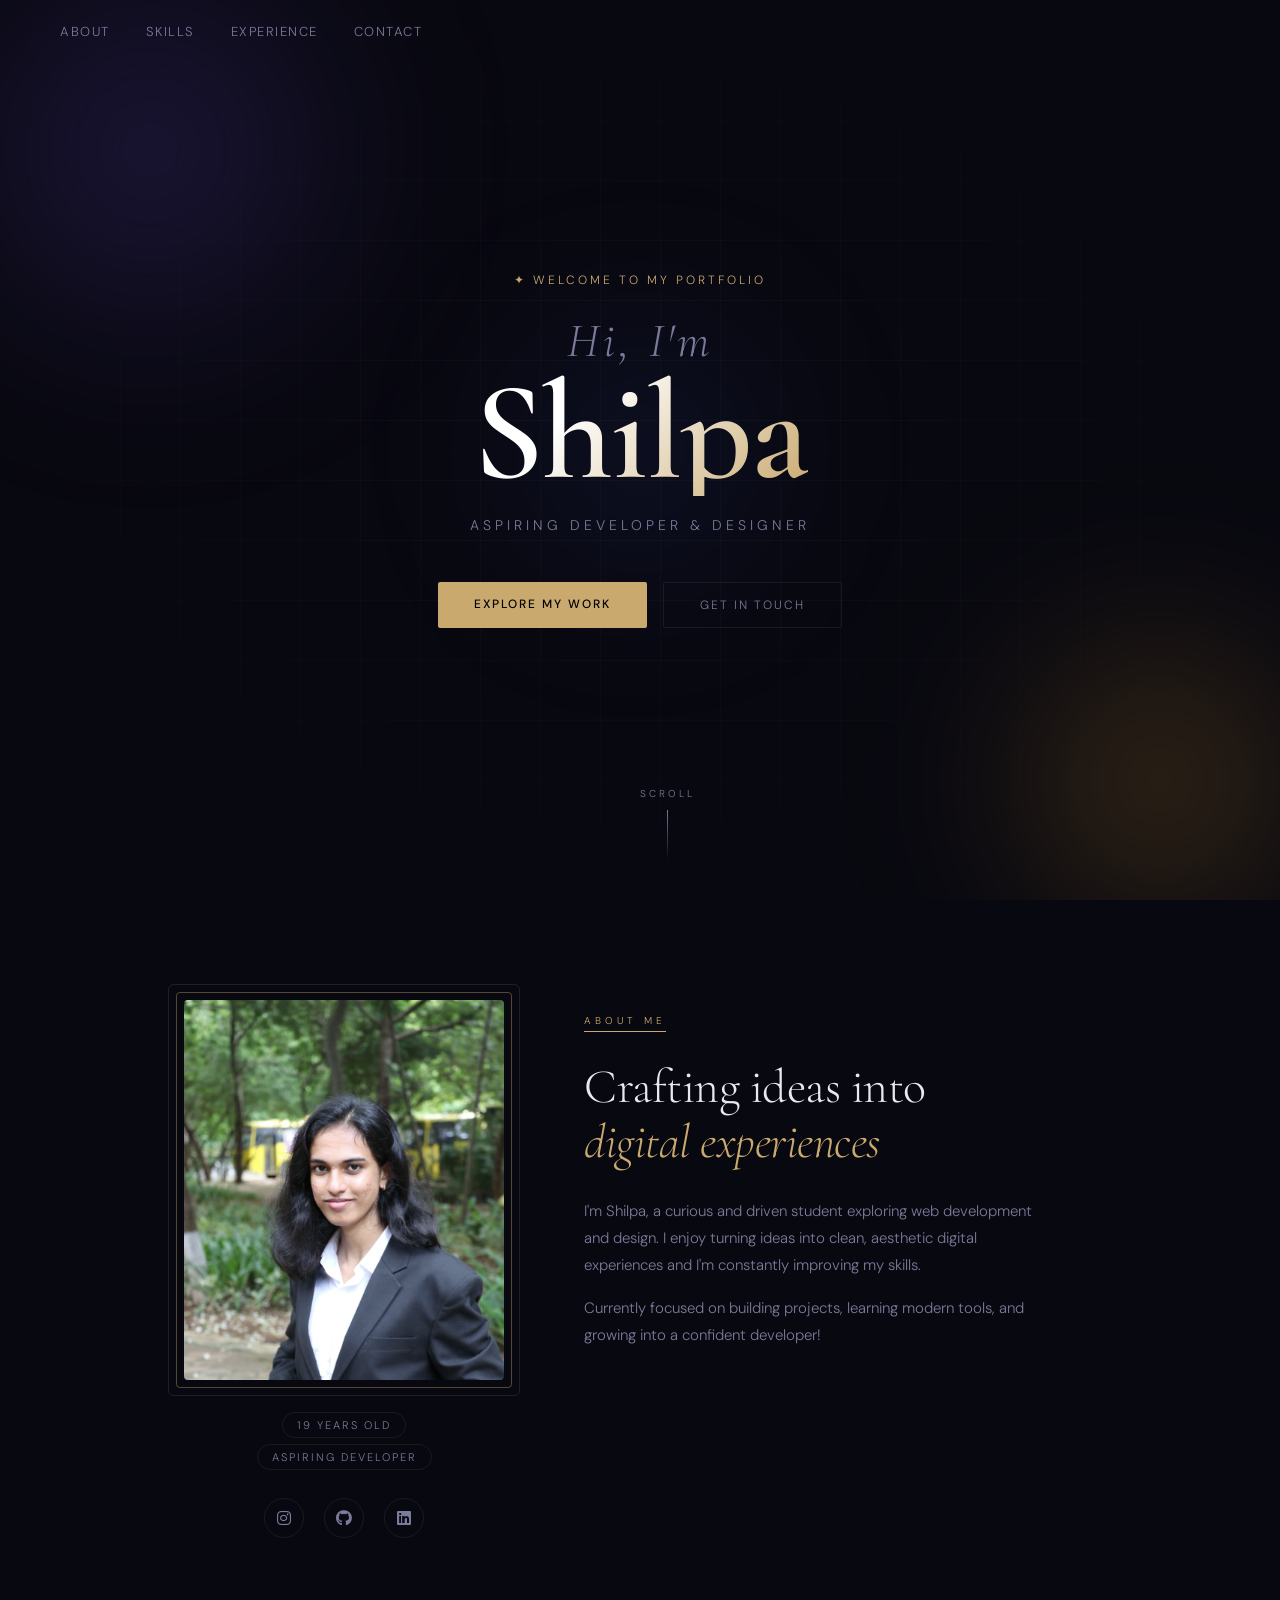
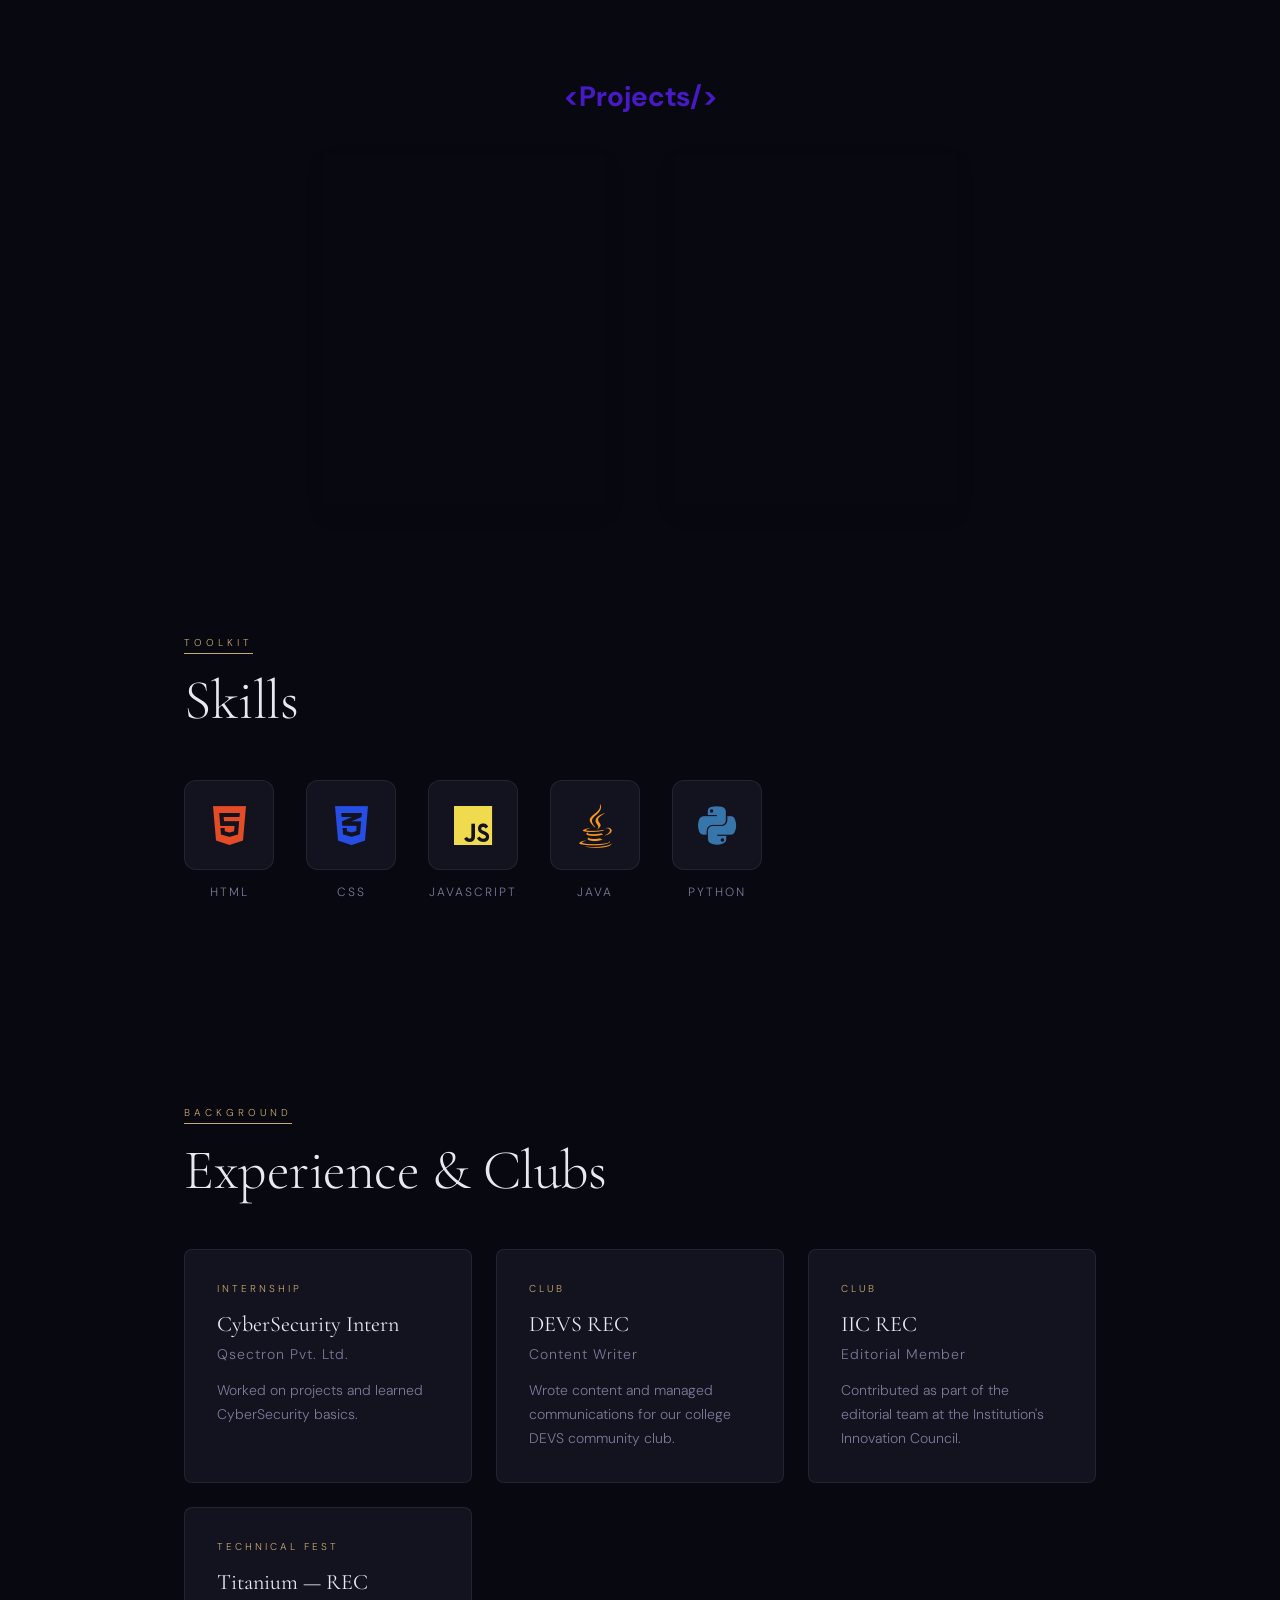
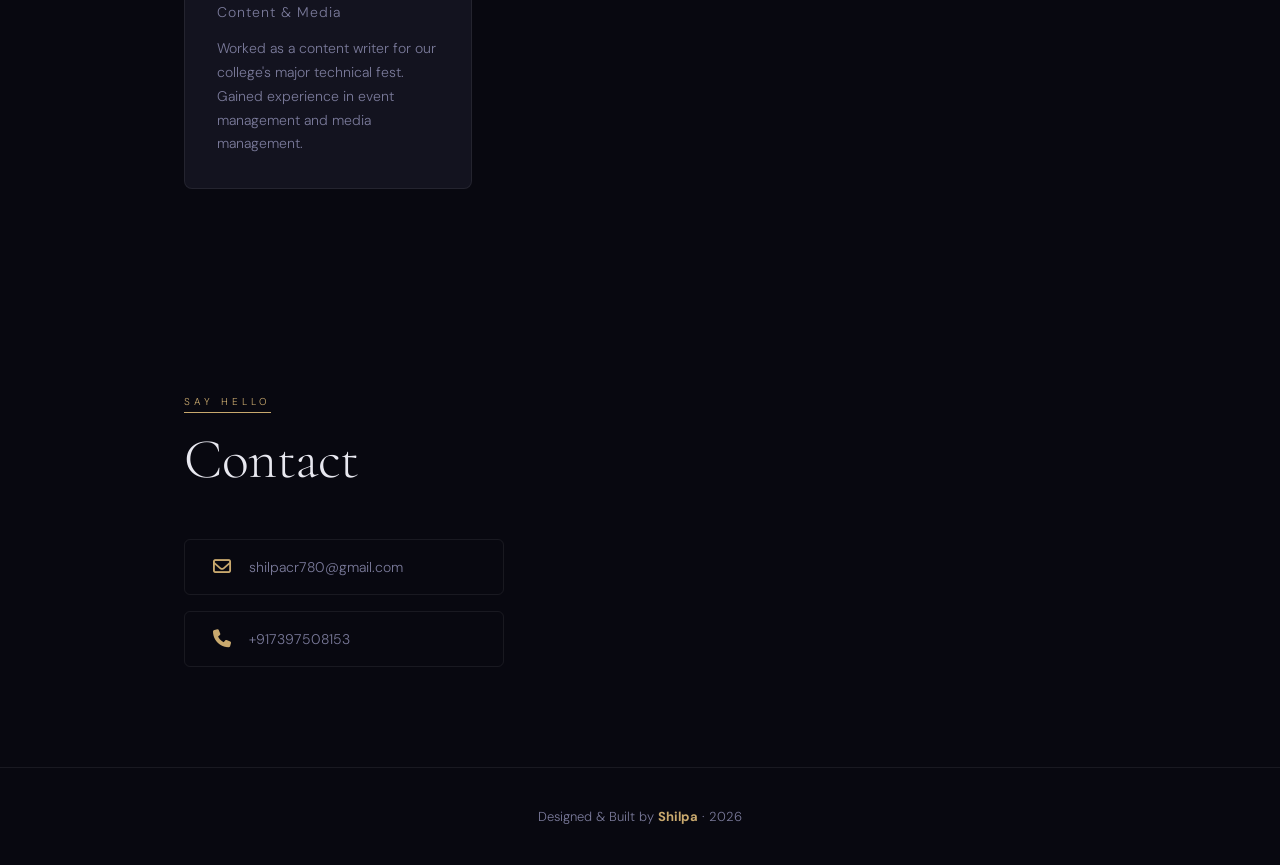
<file: index.html>
<!DOCTYPE html>
<html lang="en">
<head>
    <title>Shilpa | Portfolio</title>
    <meta name="viewport" content="width=device-width, initial-scale=1.0">
    <link rel="stylesheet" href="style.css">
    <link rel="preconnect" href="https://fonts.googleapis.com">
    <link rel="preconnect" href="https://fonts.gstatic.com" crossorigin>
    <link href="https://fonts.googleapis.com/css2?family=Cormorant+Garamond:ital,wght@0,300;0,400;0,600;1,300&family=DM+Sans:wght@300;400;500&display=swap" rel="stylesheet">
    <link rel="stylesheet" href="https://cdnjs.cloudflare.com/ajax/libs/font-awesome/6.5.0/css/all.min.css">
</head>
<body>

    <!-- NAV -->
    <nav class="nav" id="nav">
        <ul class="nav-links">
            <li><a href="#about">About</a></li>
            <li><a href="#skills">Skills</a></li>
            <li><a href="#experience">Experience</a></li>
            <li><a href="#contact">Contact</a></li>
        </ul>
    </nav>

    <!-- HERO -->
    <section class="hero">
        <div class="hero-bg">
            <div class="orb orb1"></div>
            <div class="orb orb2"></div>
            <div class="orb orb3"></div>
            <div class="grid-lines"></div>
        </div>
        <div class="hero-content">
            <p class="hero-tag fade-up"></p>
            <h1 class="hero-name fade-up delay-1">
                <span class="name-line">Hi, I'm</span>
                <span class="name-big">Shilpa</span>
            </h1>
            <p class="hero-subtitle fade-up delay-2">Aspiring Developer &amp; Designer</p>
            <div class="hero-cta fade-up delay-3">
                <a href="#about" class="btn-primary">Explore My Work</a>
                <a href="#contact" class="btn-ghost">Get In Touch</a>
            </div>
        </div>
        <div class="scroll-hint fade-up delay-4">
            <span>Scroll</span>
            <div class="scroll-line"></div>
        </div>
    </section>

    <!-- ABOUT -->
    <section class="about section" id="about">
        <div class="about-inner reveal">
            <div class="about-image-wrap">
                <div class="img-frame">
                    <img src="Shilpa-Portfolio-IMG.jpeg" class="profile" alt="Shilpa">
                </div>
                <div class="about-tag">
    <span>19 years old</span>
    <span>Aspiring Developer</span>
</div>
                <div class="socials">
                    <a href="https://instagram.com/s_shilpa.22" target="_blank" aria-label="Instagram">
                        <i class="fa-brands fa-instagram"></i>
                    </a>
                    <a href="https://github.com/Shilpa12hub" target="_blank" aria-label="GitHub">
                        <i class="fa-brands fa-github"></i>
                    </a>
                    <a href="https://www.linkedin.com/in/shilpa-s-3a0652301" target="_blank" aria-label="LinkedIn">
                        <i class="fa-brands fa-linkedin"></i>
                    </a>
                </div>
            </div>
            <div class="about-text">
                <span class="section-label">About Me</span>
                <h2>Crafting ideas into<br><em>digital experiences</em></h2>
                <p>
                    I'm Shilpa, a curious and driven student exploring web development and design. I enjoy turning ideas into clean, aesthetic digital experiences and I'm constantly improving my skills.
                </p>
                <p>
                    Currently focused on building projects, learning modern tools, and growing into a confident developer!
                </p>
            </div>
        </div>
    </section>

    <h2 class="projects-title">
  <span class="bracket">&lt;</span>Projects<span class="bracket">/&gt;</span>
</h2>
<div class="projects-container">
    <!-- SALON PROJECT -->
<a href="https://luxurysalon-shilpa.netlify.app/" target="_blank">
  <div class="project-card">
    <div class="card-inner">

      <div class="card-front">
        <img src="images/salon.png" alt="Salon Website">
        <h3>Luxury Salon</h3>
      </div>

      <div class="card-back">
        <h3>Luxury Salon Website</h3>
        <p>Modern salon website with clean UI and responsive design.</p>

        <p class="built-with-title">Built with:</p>
        <div class="tech-stack">
          <span>React</span>
          <span>Vite</span>
          <span>CSS</span>
        </div>
      </div>

    </div>
  </div>
</a>

<!-- DENTAL PROJECT -->
<a href="https://saraharjundentalclinic.netlify.app/" target="_blank">
  <div class="project-card">
    <div class="card-inner">

      <div class="card-front">
        <img src="images/dental.png" alt="Dental Website">
        <h3>Dental Clinic</h3>
      </div>

      <div class="card-back">
        <h3>Sarah Arjun Dental Clinic</h3>
        <p>Dental website with appointment system and modern UI.</p>

        <p class="built-with-title">Built with:</p>
        <div class="tech-stack">
          <span>React</span>
          <span>Vite</span>
          <span>Tailwind CSS</span>
        </div>
      </div>

    </div>
  </div>
</a>
</div>
    <!-- SKILLS -->
    <section class="section" id="skills">
        <div class="reveal">
            <span class="section-label">Toolkit</span>
            <h2>Skills</h2>
            <div class="skills">
                <div class="skill">
                    <div class="skill-icon-wrap">
                        <i class="fa-brands fa-html5"></i>
                    </div>
                    <p>HTML</p>
                </div>
                <div class="skill">
                    <div class="skill-icon-wrap">
                        <i class="fa-brands fa-css3-alt"></i>
                    </div>
                    <p>CSS</p>
                </div>
                <div class="skill">
                    <div class="skill-icon-wrap">
                        <i class="fa-brands fa-js"></i>
                    </div>
                    <p>JavaScript</p>
                </div>
                <div class="skill">
    <div class="skill-icon-wrap">
        <i class="fa-brands fa-java"></i>
    </div>
    <p>Java</p>
</div>

<div class="skill">
    <div class="skill-icon-wrap">
        <i class="fa-brands fa-python"></i>
    </div>
    <p>Python</p>
</div>
            </div>
        </div>
    </section>

    <!-- EXPERIENCE -->
    <section class="section" id="experience">
        <div class="reveal">
            <span class="section-label">Background</span>
            <h2>Experience &amp; Clubs</h2>
            <div class="cards-grid">
                <div class="card">
                    <div class="card-tag">Internship</div>
                    <h3>CyberSecurity Intern</h3>
                    <p class="card-org">Qsectron Pvt. Ltd.</p>
                    <p>Worked on projects and learned CyberSecurity basics.</p>
                </div>
                <div class="card">
    <div class="card-tag">Club</div>
    <h3>DEVS REC</h3>
    <p class="card-org">Content Writer</p>
    <p>Wrote content and managed communications for our college DEVS community club.</p>
</div>

<div class="card">
    <div class="card-tag">Club</div>
    <h3>IIC REC</h3>
    <p class="card-org">Editorial Member</p>
    <p>Contributed as part of the editorial team at the Institution's Innovation Council.</p>
</div>

<div class="card">
    <div class="card-tag">Technical Fest</div>
    <h3>Titanium — REC</h3>
    <p class="card-org">Content & Media</p>
    <p>Worked as a content writer for our college's major technical fest. Gained experience in event management and media management.</p>
</div>
    </section>

    <!-- CONTACT -->
    <section class="section" id="contact">
        <div class="reveal">
            <span class="section-label">Say Hello</span>
            <h2>Contact</h2>
            <div class="contact-box">
                <a href="mailto:shilpacr780@gmail.com" class="contact-item">
                    <i class="fa-regular fa-envelope"></i>
                    <span>shilpacr780@gmail.com</span>
                </a>
                <div class="contact-item">
                    <i class="fa-solid fa-phone"></i>
                    <span>+917397508153</span>
                </div>
            </div>
        </div>
    </section>

    <footer>
       <p>Designed &amp; Built by <strong>Shilpa</strong> · 2026</p>
    </footer>

    <script src="script.js"></script>
</body>
</html>
</file>
<file: style.css>
/* ============================================================
   SHILPA PORTFOLIO — REDESIGNED
   ============================================================ */

:root {
    --bg:        #080810;
    --surface:   #0f0f1a;
    --card:      #13131f;
    --border:    rgba(255,255,255,0.07);
    --text:      #e8e8f0;
    --muted:     #7a7a9a;
    --accent:    #c9a96e;
    --accent2:   #7b68ee;
    --glow:      rgba(201,169,110,0.18);

    --font-display: 'Cormorant Garamond', Georgia, serif;
    --font-body:    'DM Sans', sans-serif;
}

/* ---- RESET ---- */
*, *::before, *::after { box-sizing: border-box; margin: 0; padding: 0; }

html { scroll-behavior: smooth; }

body {
    background: var(--bg);
    color: var(--text);
    font-family: var(--font-body);
    font-weight: 300;
    overflow-x: hidden;
}

a { color: inherit; text-decoration: none; }

/* ============================================================
   NAV
   ============================================================ */
.nav {
    position: fixed;
    top: 0; left: 0; right: 0;
    z-index: 100;
    display: flex;
    justify-content: space-between;
    align-items: center;
    padding: 20px 60px;
    transition: background 0.4s, backdrop-filter 0.4s;
}

.nav.scrolled {
    background: rgba(8,8,16,0.85);
    backdrop-filter: blur(16px);
    border-bottom: 1px solid var(--border);
}

.nav-logo {
    font-family: var(--font-display);
    font-size: 28px;
    font-weight: 600;
    color: var(--accent);
    letter-spacing: 2px;
}

.nav-links {
    list-style: none;
    display: flex;
    gap: 36px;
}

.nav-links a {
    font-size: 13px;
    letter-spacing: 1.5px;
    text-transform: uppercase;
    color: var(--muted);
    transition: color 0.3s;
}

.nav-links a:hover { color: var(--accent); }

/* ============================================================
   HERO
   ============================================================ */
.hero {
    position: relative;
    height: 100vh;
    min-height: 600px;
    display: flex;
    align-items: center;
    justify-content: center;
    overflow: hidden;
}

/* Background orbs */
.hero-bg {
    position: absolute;
    inset: 0;
    pointer-events: none;
}

.orb {
    position: absolute;
    border-radius: 50%;
    filter: blur(80px);
    opacity: 0.5;
}

.orb1 {
    width: 500px; height: 500px;
    background: radial-gradient(circle, #3a2a70 0%, transparent 70%);
    top: -100px; left: -100px;
    animation: float1 12s ease-in-out infinite;
}

.orb2 {
    width: 400px; height: 400px;
    background: radial-gradient(circle, #7b5820 0%, transparent 70%);
    bottom: -80px; right: -80px;
    animation: float2 15s ease-in-out infinite;
}

.orb3 {
    width: 300px; height: 300px;
    background: radial-gradient(circle, #1e2a5e 0%, transparent 70%);
    top: 50%; left: 50%;
    transform: translate(-50%, -50%);
    animation: float3 10s ease-in-out infinite;
}

.grid-lines {
    position: absolute;
    inset: 0;
    background-image:
        linear-gradient(rgba(255,255,255,0.025) 1px, transparent 1px),
        linear-gradient(90deg, rgba(255,255,255,0.025) 1px, transparent 1px);
    background-size: 60px 60px;
    mask-image: radial-gradient(ellipse at center, black 30%, transparent 80%);
}

@keyframes float1 {
    0%, 100% { transform: translate(0, 0); }
    50% { transform: translate(60px, 40px); }
}
@keyframes float2 {
    0%, 100% { transform: translate(0, 0); }
    50% { transform: translate(-50px, -30px); }
}
@keyframes float3 {
    0%, 100% { transform: translate(-50%, -50%) scale(1); }
    50% { transform: translate(-50%, -50%) scale(1.2); }
}

/* Hero content */
.hero-content {
    position: relative;
    text-align: center;
    z-index: 1;
}

.hero-tag {
    font-size: 12px;
    letter-spacing: 3px;
    text-transform: uppercase;
    color: var(--accent);
    margin-bottom: 24px;
}

.hero-name {
    display: flex;
    flex-direction: column;
    align-items: center;
    gap: 0;
    margin-bottom: 20px;
}

.name-line {
    font-family: var(--font-display);
    font-size: clamp(28px, 5vw, 48px);
    font-weight: 300;
    font-style: italic;
    color: var(--muted);
    letter-spacing: 4px;
}

.name-big {
    font-family: var(--font-display);
    font-size: clamp(72px, 14vw, 140px);
    font-weight: 600;
    line-height: 0.9;
    letter-spacing: -2px;
    background: linear-gradient(135deg, #fff 30%, var(--accent) 100%);
    -webkit-background-clip: text;
    -webkit-text-fill-color: transparent;
    background-clip: text;
}

.hero-subtitle {
    font-size: 14px;
    letter-spacing: 4px;
    text-transform: uppercase;
    color: var(--muted);
    margin-bottom: 48px;
}

.hero-cta {
    display: flex;
    gap: 16px;
    justify-content: center;
    flex-wrap: wrap;
}

.btn-primary {
    padding: 14px 36px;
    background: var(--accent);
    color: #000;
    border-radius: 2px;
    font-size: 12px;
    font-weight: 500;
    letter-spacing: 2px;
    text-transform: uppercase;
    transition: transform 0.3s, box-shadow 0.3s;
}

.btn-primary:hover {
    transform: translateY(-2px);
    box-shadow: 0 12px 40px var(--glow);
}

.btn-ghost {
    padding: 14px 36px;
    border: 1px solid var(--border);
    border-radius: 2px;
    font-size: 12px;
    letter-spacing: 2px;
    text-transform: uppercase;
    color: var(--muted);
    transition: border-color 0.3s, color 0.3s;
}

.btn-ghost:hover {
    border-color: var(--accent);
    color: var(--accent);
}

/* Scroll hint */
.scroll-hint {
    position: absolute;
    bottom: 40px;
    left: 50%;
    transform: translateX(-50%);
    display: flex;
    flex-direction: column;
    align-items: center;
    gap: 10px;
    color: var(--muted);
    font-size: 10px;
    letter-spacing: 3px;
    text-transform: uppercase;
    z-index: 1;
}

.scroll-line {
    width: 1px;
    height: 50px;
    background: linear-gradient(to bottom, var(--muted), transparent);
    animation: scrollPulse 2s ease-in-out infinite;
}

@keyframes scrollPulse {
    0%, 100% { opacity: 0.3; transform: scaleY(1); }
    50% { opacity: 1; transform: scaleY(1.2); }
}

/* ============================================================
   FADE-UP ANIMATION (hero)
   ============================================================ */
.fade-up {
    opacity: 0;
    transform: translateY(30px);
    animation: fadeUp 0.9s cubic-bezier(.22,.61,.36,1) forwards;
}

.delay-1 { animation-delay: 0.2s; }
.delay-2 { animation-delay: 0.45s; }
.delay-3 { animation-delay: 0.65s; }
.delay-4 { animation-delay: 1s; }

@keyframes fadeUp {
    to { opacity: 1; transform: translateY(0); }
}

/* ============================================================
   SECTION SHARED
   ============================================================ */
.section {
    padding: 100px 24px;
    max-width: 960px;
    margin: 0 auto;
}

.section-label {
    display: inline-block;
    font-size: 10px;
    letter-spacing: 4px;
    text-transform: uppercase;
    color: var(--accent);
    margin-bottom: 16px;
    padding-bottom: 4px;
    border-bottom: 1px solid var(--accent);
}

.section h2 {
    font-family: var(--font-display);
    font-size: clamp(36px, 5vw, 56px);
    font-weight: 300;
    line-height: 1.1;
    margin-bottom: 48px;
    letter-spacing: -0.5px;
}

.section h2 em {
    font-style: italic;
    color: var(--accent);
}

/* ============================================================
   SCROLL REVEAL
   ============================================================ */
.reveal {
    opacity: 0;
    transform: translateY(40px);
    transition: opacity 0.8s ease, transform 0.8s ease;
}

.reveal.active {
    opacity: 1;
    transform: translateY(0);
}

/* ============================================================
   ABOUT
   ============================================================ */
.about {
    max-width: 960px;
    margin: 0 auto;
    padding: 100px 24px;
}

.about-inner {
    display: flex;
    gap: 80px;
    align-items: flex-start;
}

.about-image-wrap {
    display: flex;
    flex-direction: column;
    align-items: center;
    gap: 28px;
    flex-shrink: 0;
}

.img-frame {
    position: relative;
    width: 320px;
}

.img-frame::before {
    content: '';
    position: absolute;
    inset: -8px;
    border: 1px solid var(--accent);
    border-radius: 4px;
    opacity: 0.4;
    pointer-events: none;
    transition: opacity 0.3s;
}

.img-frame:hover::before {
    opacity: 0.9;
}

.img-frame::after {
    content: '';
    position: absolute;
    inset: -16px;
    border: 1px solid var(--accent);
    border-radius: 6px;
    opacity: 0.15;
    pointer-events: none;
}

.profile {
    width: 320px;
    height: 380px;
    object-fit: cover;
    object-position: top;
    border-radius: 4px;
    display: block;
    transition: transform 0.5s ease;
    filter: grayscale(10%);
}

.profile:hover {
    transform: scale(1.02);
    filter: grayscale(0%);
}

.socials {
    display: flex;
    gap: 20px;
}

.socials a {
    width: 40px; height: 40px;
    border: 1px solid var(--border);
    border-radius: 50%;
    display: flex;
    align-items: center;
    justify-content: center;
    color: var(--muted);
    transition: all 0.3s;
}

.socials a:hover {
    border-color: var(--accent);
    color: var(--accent);
    transform: translateY(-3px);
    box-shadow: 0 8px 24px var(--glow);
}

.socials i { font-size: 16px; }

.about-text {
    padding-top: 8px;
}

.about-text h2 {
    font-family: var(--font-display);
    font-size: clamp(32px, 4vw, 48px);
    font-weight: 300;
    line-height: 1.15;
    margin-top: 12px;
    margin-bottom: 28px;
}

.about-text p {
    color: var(--muted);
    line-height: 1.8;
    font-size: 15px;
    margin-bottom: 16px;
    max-width: 460px;
}

/* ============================================================
   COMING SOON
   ============================================================ */
.coming-soon-card {
    border: 1px dashed var(--border);
    border-radius: 8px;
    padding: 60px 40px;
    text-align: center;
    color: var(--muted);
}

.cs-icon {
    font-size: 48px;
    margin-bottom: 16px;
    display: block;
    animation: spin 8s linear infinite;
}

@keyframes spin {
    from { transform: rotate(0deg); }
    to { transform: rotate(360deg); }
}

.coming-soon-card p { margin-bottom: 12px; }

.coming-soon-card span {
    font-size: 11px;
    letter-spacing: 3px;
    text-transform: uppercase;
    color: var(--accent);
    border: 1px solid var(--accent);
    padding: 6px 16px;
    border-radius: 2px;
}

/* ============================================================
   SKILLS
   ============================================================ */
.skills {
    display: flex;
    justify-content: flex-start;
    gap: 32px;
    flex-wrap: wrap;
}

.skill {
    display: flex;
    flex-direction: column;
    align-items: center;
    gap: 14px;
    cursor: default;
}

.skill-icon-wrap {
    width: 90px; height: 90px;
    border: 1px solid var(--border);
    border-radius: 12px;
    display: flex;
    align-items: center;
    justify-content: center;
    background: var(--card);
    transition: all 0.35s ease;
}

.skill:hover .skill-icon-wrap {
    border-color: var(--accent);
    transform: translateY(-6px);
    box-shadow: 0 16px 40px var(--glow);
}

.skill i { font-size: 44px; }

.fa-html5  { color: #e34c26; }
.fa-css3-alt { color: #264de4; }
.fa-js     { color: #f0db4f; }
.fa-java {
    color: #f89820;
}

.fa-python {
    color: #3776ab;
}

.skill p {
    font-size: 12px;
    letter-spacing: 2px;
    text-transform: uppercase;
    color: var(--muted);
}

/* ============================================================
   CARDS (Experience / Clubs)
   ============================================================ */
.cards-grid {
    display: grid;
    grid-template-columns: repeat(auto-fit, minmax(260px, 1fr));
    gap: 24px;
}

.card {
    background: var(--card);
    border: 1px solid var(--border);
    border-radius: 8px;
    padding: 32px;
    transition: border-color 0.3s, transform 0.3s;
    text-align: left;
}

.card:hover {
    border-color: var(--accent);
    transform: translateY(-4px);
}

.card-tag {
    font-size: 10px;
    letter-spacing: 3px;
    text-transform: uppercase;
    color: var(--accent);
    margin-bottom: 16px;
}

.card h3 {
    font-family: var(--font-display);
    font-size: 22px;
    font-weight: 400;
    margin-bottom: 6px;
}

.card-org {
    font-size: 12px;
    color: var(--accent);
    margin-bottom: 12px;
    letter-spacing: 1px;
}

.card p { color: var(--muted); font-size: 14px; line-height: 1.7; }

/* ============================================================
   CONTACT
   ============================================================ */
.contact-box {
    display: flex;
    flex-direction: column;
    gap: 16px;
    align-items: flex-start;
}

.contact-item {
    display: flex;
    align-items: center;
    gap: 16px;
    padding: 18px 28px;
    border: 1px solid var(--border);
    border-radius: 6px;
    min-width: 320px;
    color: var(--muted);
    font-size: 14px;
    transition: all 0.3s;
}

a.contact-item:hover {
    border-color: var(--accent);
    color: var(--text);
    transform: translateX(6px);
}

.contact-item i {
    font-size: 18px;
    color: var(--accent);
    width: 20px;
}

/* ============================================================
   FOOTER
   ============================================================ */
footer {
    text-align: center;
    padding: 40px 24px;
    color: var(--muted);
    font-size: 13px;
    border-top: 1px solid var(--border);
}

footer strong { color: var(--accent); }

/* ============================================================
   RESPONSIVE
   ============================================================ */
@media (max-width: 768px) {
    .nav { padding: 16px 24px; }
    .nav-links { display: none; }

    .about-inner {
        flex-direction: column;
        gap: 40px;
        align-items: center;
    }

    .img-frame, .profile {
        width: 260px;
        height: 300px;
    }

    .about-text { text-align: center; }
    .about-text p { margin-left: auto; margin-right: auto; }

    .hero-cta { flex-direction: column; align-items: center; }

    .contact-item { min-width: unset; width: 100%; }
    .contact-box { width: 100%; }

    .skills { justify-content: center; }
}
.about-tag {
    display: flex;
    flex-direction: column;
    align-items: center;
    gap: 6px;
    margin-top: 4px;
}

.about-tag span {
    font-size: 11px;
    letter-spacing: 2px;
    text-transform: uppercase;
    color: var(--muted);
    border: 1px solid var(--border);
    padding: 5px 14px;
    border-radius: 20px;
}
.project-card {
  width: 280px;
  height: 350px;
  perspective: 1000px;
  cursor: pointer;
  margin: 20px;
  display: inline-block;
}

.card-inner {
  width: 100%;
  height: 100%;
  transition: transform 0.8s;
  transform-style: preserve-3d;
  position: relative;
}

.project-card:hover .card-inner {
  transform: rotateY(180deg);
}

.card-front,
.card-back {
  position: absolute;
  width: 100%;
  height: 100%;
  border-radius: 12px;
  backface-visibility: hidden;
  overflow: hidden;
}

.card-front {
  background: #fff;
}

.card-front img {
  width: 100%;
  height: 70%;
  object-fit: contain;
  background: #fff;
}

.card-front h3 {
  text-align: center;
  padding: 10px;
  color: #000; /* makes it clearly visible */
  font-weight: 600;
}

.card-back {
  background: #0f172a;
  color: white;
  transform: rotateY(180deg);
  padding: 20px;
  display: flex;
  flex-direction: column;
  justify-content: center;
}

.tech-stack {
  margin-top: 10px;
  display: flex;
  flex-wrap: wrap;
  gap: 8px;
}

.tech-stack span {
  background: rgba(255, 255, 255, 0.1);
  padding: 5px 10px;
  border-radius: 8px;
  font-size: 12px;
}

.built-with-title {
  margin-top: 10px;
  font-size: 13px;
  opacity: 0.8;
}
.projects-container {
  display: flex;
  justify-content: center;
  gap: 30px;
  flex-wrap: wrap;
  margin-top: 20px;
}
.projects-title {
  text-align: center;
  font-size: 28px;
  margin-top: 40px;
  color: #481ac7;
}
.project-card {
  box-shadow: 0 8px 20px rgba(0,0,0,0.1);
}
.bracket {
  color: #481ac7; /* blue accent */
}
</file>
